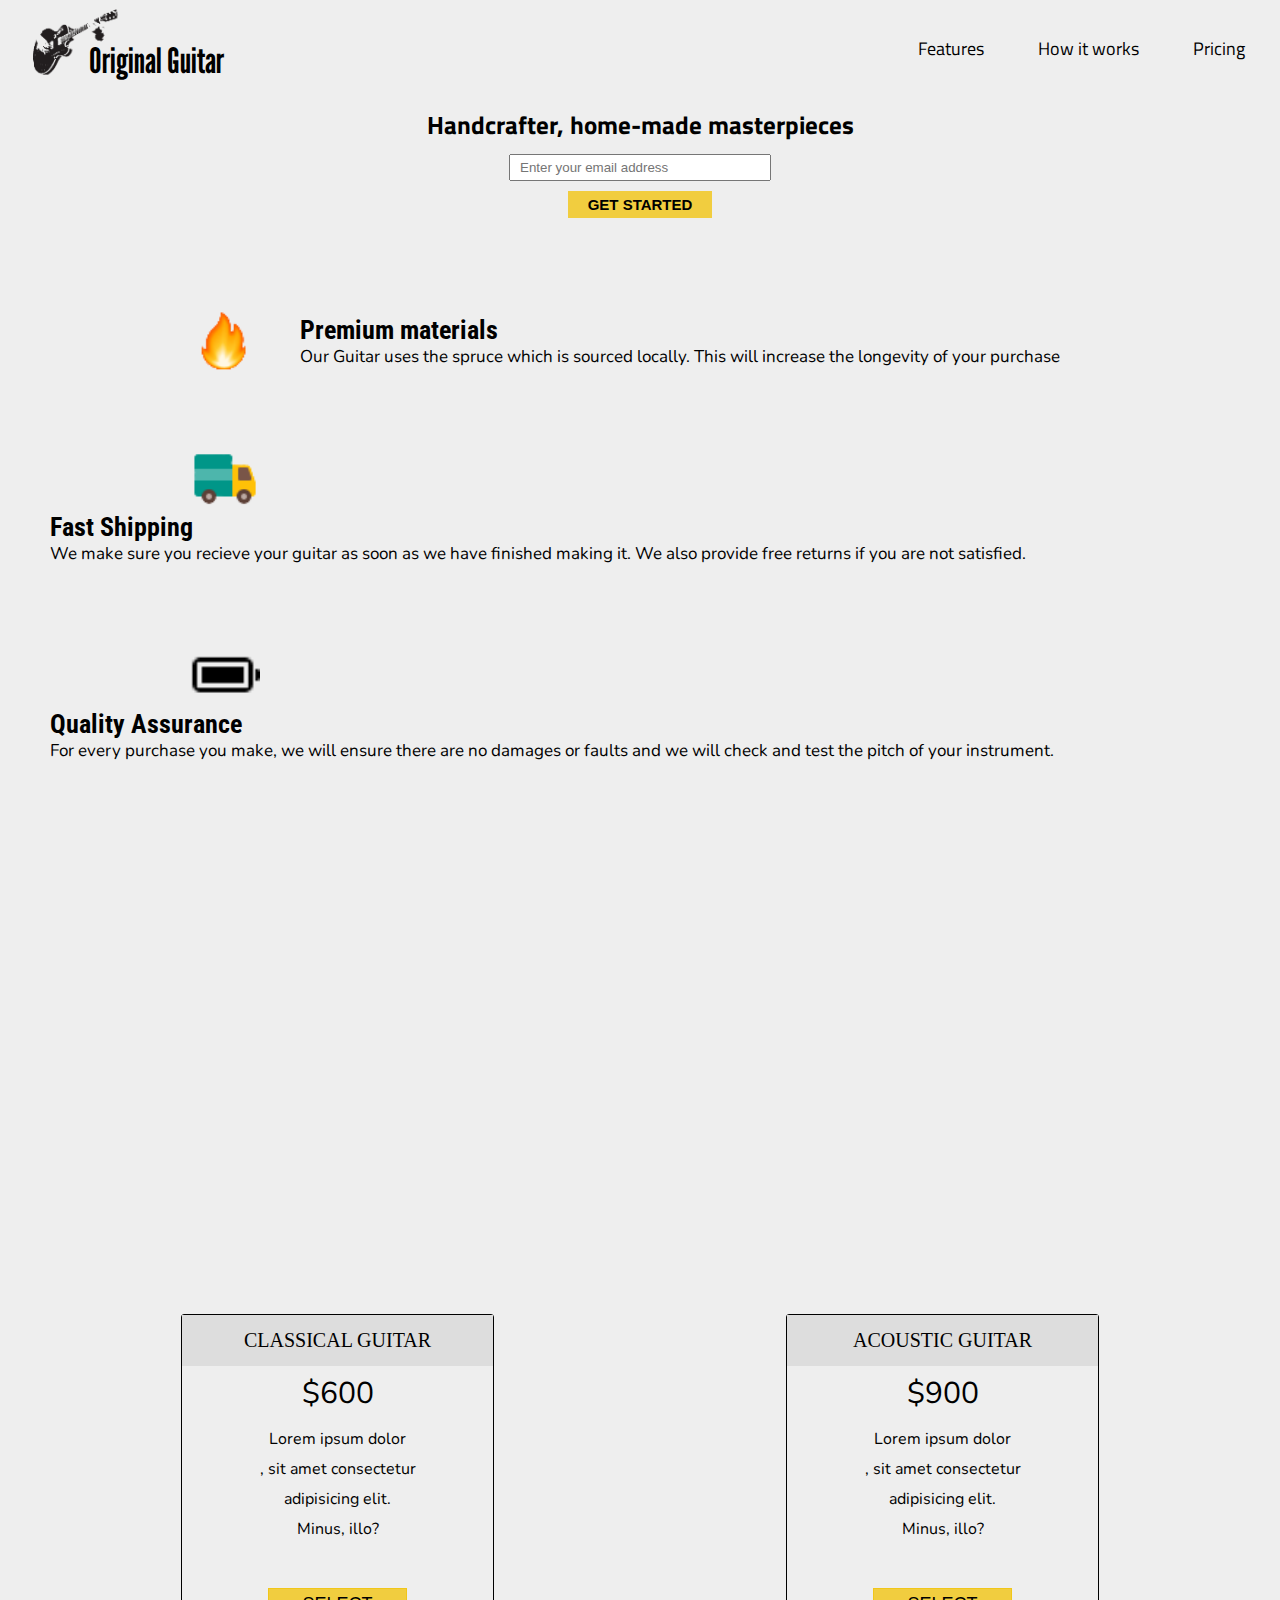
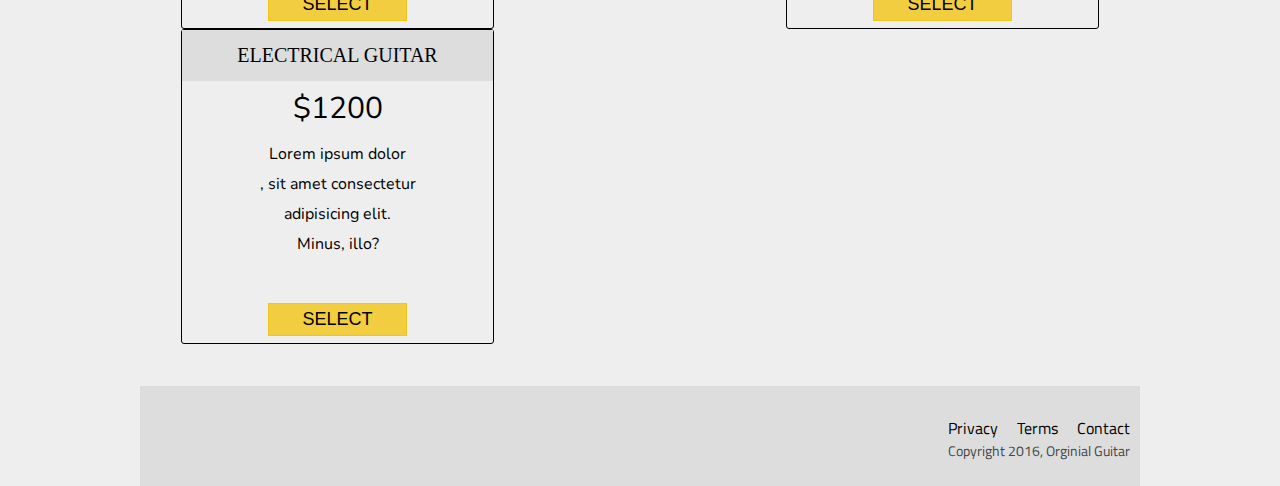
<file: index.html>
<!DOCTYPE html>
<html lang="en">
  
<head> 
    <meta charset="UTF-8">
    <meta http-equiv="X-UA-Compatible" content="IE=edge">
    <meta name="viewport" content="width=device-width, initial-scale=1.0">
    <title>Project Landing Page</title>
    <link rel="stylesheet" type="text/css" href="../style/styles.css">
</head>
   
<body>
    <header id="header">
            <img src="../images/1-removebg-preview.png" alt="guiter logo" id="header-img">
              <p id="logo">Original Guitar</p>
            <nav id="nav-bar">
                <ul>
                    <li><a href="#quality-container" class="nav-link">Features</a></li>
                    <li><a href="#quality" class="nav-link">How it works</a></li>
                    <li><a href="#product-pricing" class="nav-link">Pricing</a></li>
                </ul>
            </nav>
    </header>
    <div id="form-container">
        <p class="text font">Handcrafter, home-made masterpieces</p>
        <form action="https://www.freecodecamp.com/email-submit" method="post" id="form">
            <input type="email" name="email" placeholder="Enter your email address" class="text"><br>
            <input type="submit" value="GET STARTED" id="submit" class="text">
        </form>
    </div>

    <div id="quality-container">
        <div id="quality">
            <div class="icon">
                <img src="../images/icons8-fire-48-removebg-preview.png" alt="premium materials" class="icons1">
            </div>
            <div class="details">
                <h3 class="heading">Premium materials</h3>
                <p class="description">Our Guitar uses the spruce which is sourced locally. This will increase the
                    longevity of your purchase</p>
            </div>
        </div>
        <div id="quality">
            <div class="icon">
                <img src="../images/icons8-truck-48-removebg-preview.png" alt="premium materials" class="icons1">
            </div>
            <div class="details">
                <h3 class="heading">Fast Shipping</h3>
                <p class="description">We make sure you recieve your guitar as soon as we have finished making it. We also provide free returns if you are not satisfied.</p>
            </div>
        </div>
        <div id="quality">
            <div class="icon">
                <img src="../images/icons8-full-battery-30-removebg-preview.png" alt="premium materials" class="icons1">
            </div>
            <div class="details">
                <h3 class="heading">Quality Assurance</h3>
                <p class="description">For every purchase you make, we will ensure there are no damages or faults and we will check and test the pitch of your instrument.</p>
            </div>
        </div>
        <div id="quality">
           <iframe id = "video" width="700" height="380" src="https://www.youtube.com/embed/8ZMOsDT6mfk" title="Top 10 Guitarists of All Time (REDUX)" ></iframe>
        </div>
    </div>

    <div id="product-pricing">
        <div class="box">
            <div class="head">
                <p>CLASSICAL GUITAR</p>
            </div>
            <div class="rest">
                <p style="font-size:30px; margin-bottom: 15px;">$600</p>
                <p>Lorem ipsum dolor<br>, sit amet consectetur<br> adipisicing elit.<br> Minus, illo?</p>
            </div>
            <button type="submit" id="btn">SELECT</button>
        </div>
        <div class="box">
            <div class="head">
                <p>ACOUSTIC GUITAR</p>
            </div>
            <div class="rest">
                <p style="font-size:30px; margin-bottom: 15px;">$900</p>
                <p>Lorem ipsum dolor<br>, sit amet consectetur<br> adipisicing elit.<br> Minus, illo?</p>
            </div>
            <button type="submit" id="btn">SELECT</button>
        </div>
        <div class="box">
            <div class="head">
                <p>ELECTRICAL GUITAR</p>
            </div>
            <div class="rest">
                <p style="font-size:30px; margin-bottom: 15px;">$1200</p>
                <p>Lorem ipsum dolor<br>, sit amet consectetur<br> adipisicing elit.<br> Minus, illo?</p>
            </div>
            <button type="submit" id="btn">SELECT</button>
        </div>
    </div>
    <div id="footer">
        <div id="copyright-details">
            <p style="word-spacing: 15px; font-size: 16px;">Privacy Terms Contact</p>
            <p style="font-size:14.4px; color: #444;">Copyright 2016, Orginial Guitar</p>
        </div>
    </div>
     

</body>

</html>
</file>
<file: style/styles.css>
@import url('https://fonts.googleapis.com/css2?family=League+Gothic&display=swap');
@import url('https://fonts.googleapis.com/css2?family=Titillium+Web&display=swap');
@import url('https://fonts.googleapis.com/css2?family=Nunito:ital,wght@1,300&family=Roboto+Condensed&display=swap');

* {
    padding: 0;
    margin: 0;
}
html{
    scroll-behavior: smooth;
}
body {
    background-color: #eee;

}

#header{
    position: sticky;
    top: 0px;
    left: 0px;
    z-index: 1;
    background-color: #eee;
}

#header-img {
    height: auto;
    width: 143px;
    display: inline-block;
}

#logo {
    position: relative;
    left: -58px;
    top: -20px;
    font-family: 'League Gothic', sans-serif;
    font-size: 35px;
    display: inline-block;
}


#nav-bar {
    float: right;
    display: block;
    position: relative;
    top: 30px;
    right: 10px;
}


#nav-bar ul li {
    list-style-type: none;
    display: inline-block;
    padding: 5px 10px;
    margin: 0px 15px;
    font-size: 18px;
}

#nav-bar ul li a {
    text-decoration: none;
    color: black;
    font-family: 'Titillium Web', sans-serif;
}

/* Search Bar */

#form-container {
    text-align: center;
    /* background-color: lightgreen; */
    padding-bottom: 35px;
}

.text {
    margin: 5px 0px;
}

.font {
    font-family: 'Titillium Web', sans-serif;
    font-size: 25px;
    font-weight: 650;
}

input[type=email] {
    padding: 4px 9px;
    text-align: left;
    width: 240px;
}

input[type=submit] {
    padding: 5px 20px;
    border: none;
    background-color: #f1c40fc9;
    font-size: 15px;
    font-weight: 630;
    cursor: pointer;
}

input[type=submit]:hover{
    background: #f1c40f;
}

#quality-container {
    /* background-color: black; */
    padding: 25px;
}

#quality {
    /* background-color: lightpink; */
    padding: 25px 15px;
}

.icon {
    width: 5%;
    display: inline-block;
    padding-left: 150px;
    padding-right: 36px;
}


.icons1 {
    width: 70px;
}

.details {
    display: inline-block;
    /* background-color: lightsalmon; */
    position: relative;
    top: -16px;
    padding: 10px;
}

.heading {
    font-size: 26px;
    font-family: 'Roboto Condensed', sans-serif;
}

.description {
    font-size: 17px;
    font-family: 'Nunito', sans-serif;
}

#video {
    padding: 0px 267px;
    border: none;
}

#product-pricing {
    padding: 42px 181px;
    /* background-color: blue; */
    display: flex;
    flex-direction: row;
    flex-wrap: wrap;
    justify-content: space-between;
}

.box {
    width: 311px;
    height: 313px;
    border-radius: 3px;
    border: 1px solid black;
    text-align: center;
}

.head {
    padding: 14px 0px;
    background-color: #ddd;
    margin-bottom: 13px;
    font-size: 20px;
}

.rest {
    line-height: 30px;
    font-family: 'Nunito', sans-serif;
}

#btn {
    padding: 5px 33px;
    margin-top: 44px;
    font-size: 18px;
    background: #f1c40fc9;
    border: 1px solid #f1c40fc9;

}

#btn:hover {
    background-color: #f1c40f;
    cursor: pointer;
}

#footer {
    background-color: #ddd;
    width: 1000px;
    height: 100px;
    margin: 0px auto;
}

#copyright-details {
    float: right;
    margin-top: 25px;
    padding: 5px 10px;
    font-family: 'Titillium Web', sans-serif;
}

/* Responsive css */

@media screen and (max-width:700px) {


    #header-img {
        width: 82px;
        display: inline-block;
        position: relative;
        left: 41%;
    }

    #logo {
        font-size: 20px;
        position: relative;
        left: 36%;
        /* top: -16%; */
        margin-bottom: 15px;
    }

    #nav-bar {
        /* background-color:bisque; */
        float: none;
        text-align: center;
        top: 0px;
        right: 0px;
    }

    #nav-bar ul li {
        /* background-color: aqua; */
        display: block;
        padding: 0px;
        margin: 0px;
    }

    #quality-container {
        padding: 0px;
        text-align: center;
    }

    #quality {
        padding: 0px;
        margin: 10px 0px;
    }

    .icon {
        padding: 0px;
        display: block;
        width: auto;
    }

    .details {
        padding: 0px;
    }

    #video {
        padding: 0px;
        width: 100%;
        margin-top: 30px;
    }

    #product-pricing {
        padding: 0px;
        margin-top: 50px;
    }

    .box {
        width: 79%;
        margin: 0px auto 13px auto;
    }

    #footer {
        width: auto;
        position: relative;
    }

    
}
</file>
